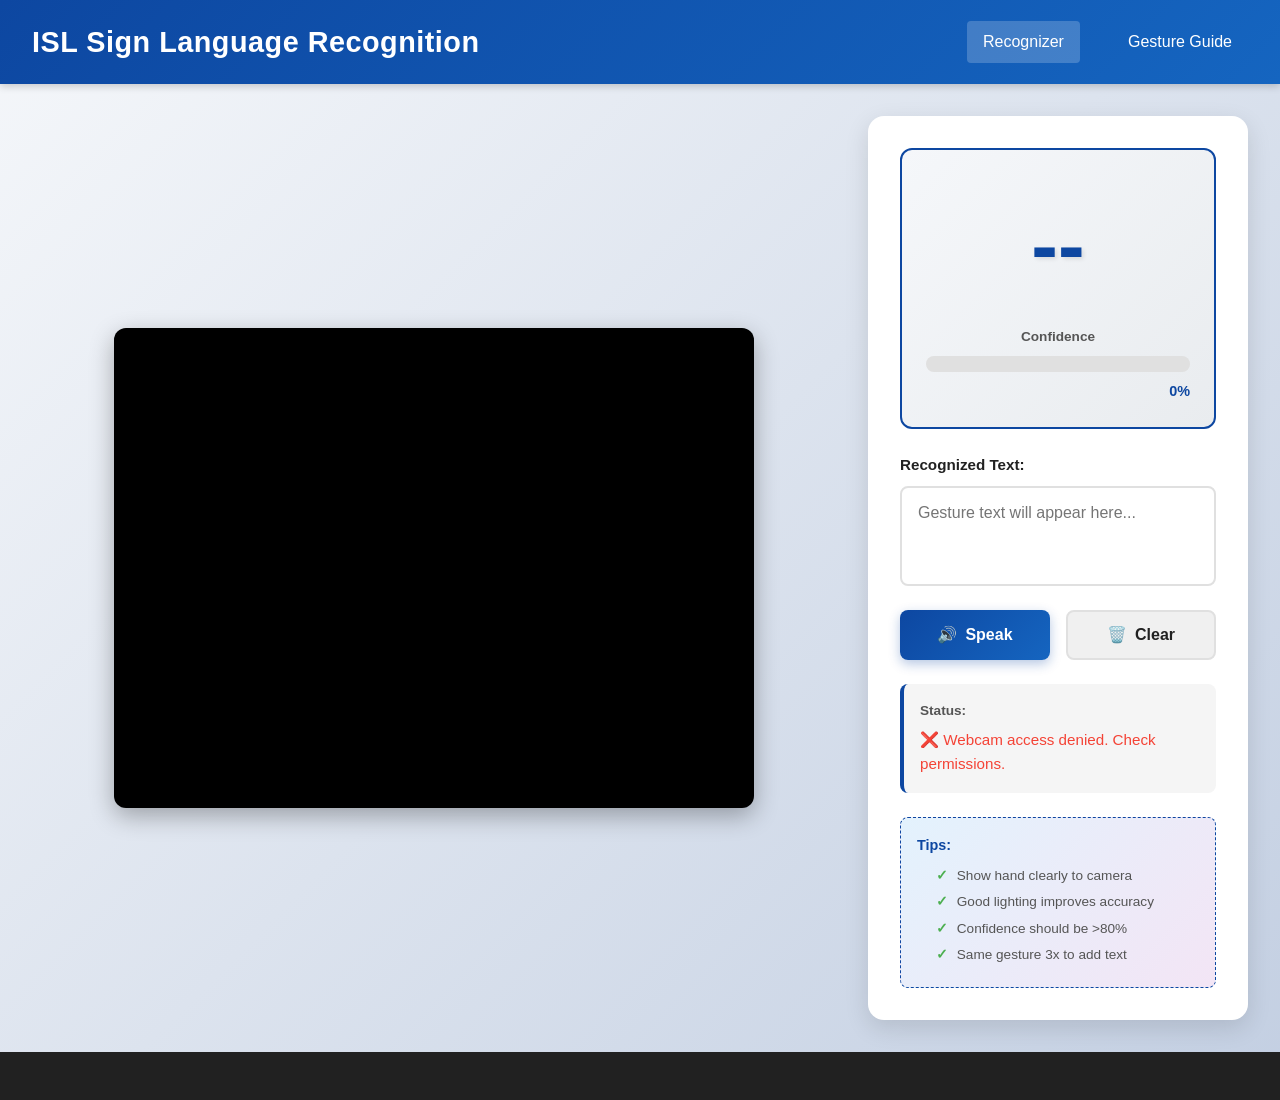
<file: index.html>
<!DOCTYPE html>
<html lang="en">
<head>
    <meta charset="UTF-8">
    <meta name="viewport" content="width=device-width, initial-scale=1.0">
    <title>ISL Sign Language Recognition</title>
    <link rel="stylesheet" href="style.css">
</head>
<body>
    <header>
        <div class="logo">
            <h1> ISL Sign Language Recognition</h1>
        </div>
        <nav>
            <a href="index.html" class="nav-link active">Recognizer</a>
            <a href="guide.html" class="nav-link">Gesture Guide</a>
        </nav>
    </header>

    <main>
        <!-- Left Column: Webcam -->
        <div class="webcam-container">
            <div class="video-wrapper">
                <video id="webcam" autoplay playsinline></video>
                <canvas id="canvas" style="display: none;"></canvas>
                <svg id="landmarks" class="landmarks-overlay"></svg>
            </div>
        </div>

        <!-- Right Column: Controls & Display -->
        <aside class="control-panel">
            <div class="prediction-display">
                <div class="prediction-label" id="prediction">--</div>
                <div class="confidence-container">
                    <div class="confidence-label">Confidence</div>
                    <div class="confidence-bar">
                        <div class="confidence-fill" id="confidenceFill" style="width: 0%"></div>
                    </div>
                    <div class="confidence-percentage" id="confidencePercent">0%</div>
                </div>
            </div>

            <div class="text-output-section">
                <label for="textOutput">Recognized Text:</label>
                <textarea id="textOutput" readonly placeholder="Gesture text will appear here..."></textarea>
            </div>

            <div class="button-group">
                <button id="speakBtn" class="btn btn-primary">
                    <span>🔊</span> Speak
                </button>
                <button id="clearBtn" class="btn btn-secondary">
                    <span>🗑️</span> Clear
                </button>
            </div>

            <div class="status-section">
                <div class="status-label">Status:</div>
                <div class="status-message" id="statusMessage">Initializing...</div>
            </div>

            <div class="info-box">
                <p><strong>Tips:</strong></p>
                <ul>
                    <li>Show hand clearly to camera</li>
                    <li>Good lighting improves accuracy</li>
                    <li>Confidence should be >80%</li>
                    <li>Same gesture 3x to add text</li>
                </ul>
            </div>
        </aside>
    </main>

    <footer>
        <p></p>
    </footer>

    <script src="app.js"></script>
</body>
</html>
</file>
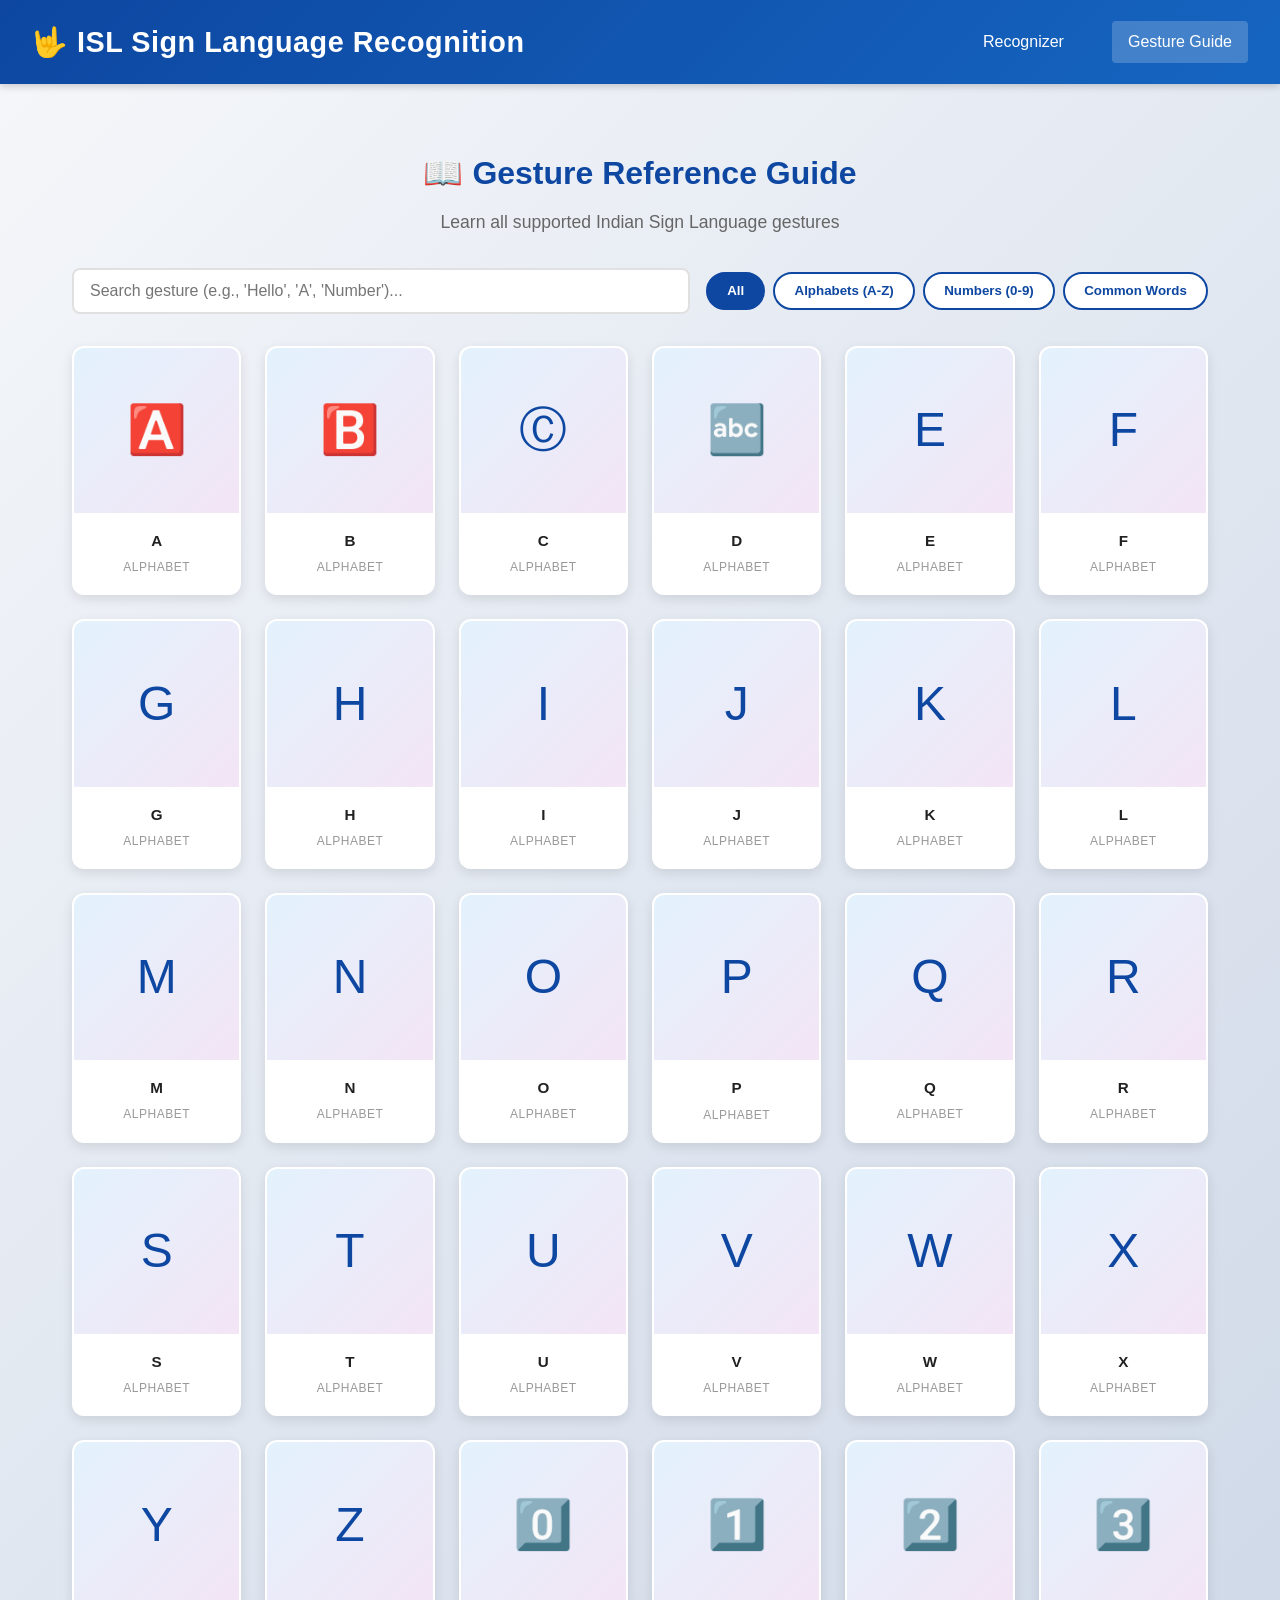
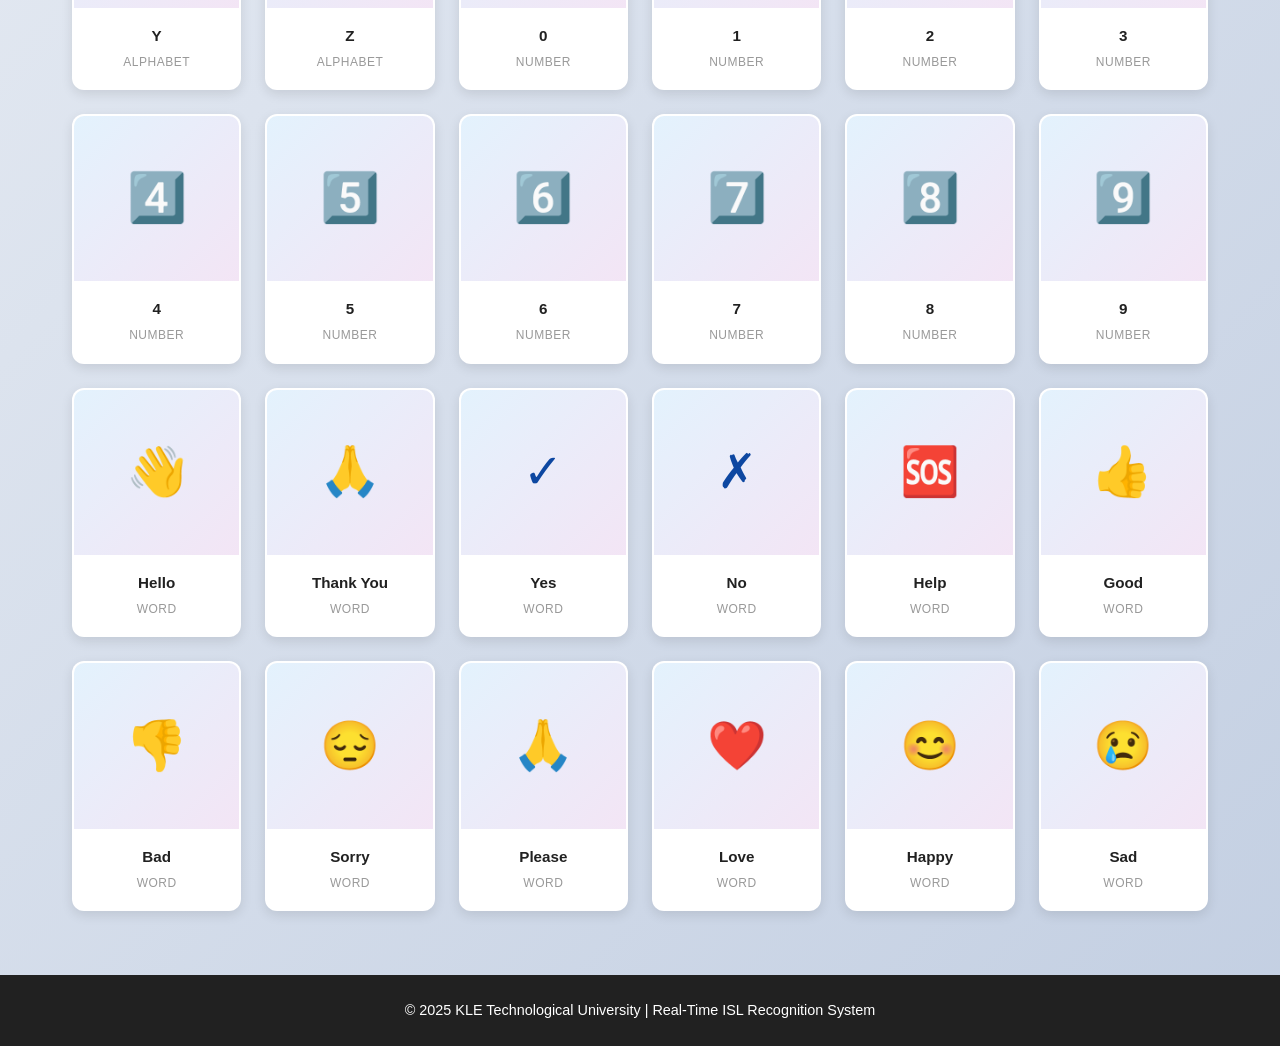
<file: guide.html>
<!DOCTYPE html>
<html lang="en">
<head>
    <meta charset="UTF-8">
    <meta name="viewport" content="width=device-width, initial-scale=1.0">
    <title>Gesture Guide - ISL Sign Language</title>
    <link rel="stylesheet" href="style.css">
    <style>
        /* Guide-specific styles */
        .guide-container {
            max-width: 1200px;
            margin: 2rem auto;
            padding: 0 2rem;
        }

        .guide-header {
            text-align: center;
            margin-bottom: 2rem;
        }

        .guide-header h2 {
            color: #0D47A1;
            font-size: 2rem;
            margin-bottom: 0.5rem;
        }

        .guide-header p {
            color: #666;
            font-size: 1.1rem;
        }

        /* Search and Filter Section */
        .search-filter-section {
            display: flex;
            gap: 1rem;
            margin-bottom: 2rem;
            flex-wrap: wrap;
            align-items: center;
        }

        .search-box {
            flex: 1;
            min-width: 250px;
        }

        .search-box input {
            width: 100%;
            padding: 0.75rem 1rem;
            font-size: 1rem;
            border: 2px solid #e0e0e0;
            border-radius: 8px;
            transition: border-color 0.3s ease;
        }

        .search-box input:focus {
            outline: none;
            border-color: #0D47A1;
            box-shadow: 0 0 8px rgba(13, 71, 161, 0.2);
        }

        .filter-buttons {
            display: flex;
            gap: 0.5rem;
            flex-wrap: wrap;
        }

        .filter-btn {
            padding: 0.6rem 1.2rem;
            border: 2px solid #0D47A1;
            background: white;
            color: #0D47A1;
            border-radius: 20px;
            cursor: pointer;
            font-weight: 600;
            transition: all 0.3s ease;
        }

        .filter-btn:hover,
        .filter-btn.active {
            background: #0D47A1;
            color: white;
        }

        /* Gesture Grid */
        .gesture-grid {
            display: grid;
            grid-template-columns: repeat(auto-fill, minmax(150px, 1fr));
            gap: 1.5rem;
            margin-top: 2rem;
        }

        .gesture-card {
            background: white;
            border-radius: 12px;
            overflow: hidden;
            box-shadow: 0 4px 12px rgba(0, 0, 0, 0.1);
            transition: all 0.3s ease;
            cursor: pointer;
            border: 2px solid transparent;
        }

        .gesture-card:hover {
            transform: translateY(-8px);
            box-shadow: 0 8px 20px rgba(0, 0, 0, 0.15);
            border-color: #0D47A1;
        }

        .gesture-image {
            width: 100%;
            aspect-ratio: 1;
            background: linear-gradient(135deg, #e3f2fd 0%, #f3e5f5 100%);
            display: flex;
            align-items: center;
            justify-content: center;
            font-size: 3rem;
            color: #0D47A1;
        }

        .gesture-info {
            padding: 1rem;
            text-align: center;
        }

        .gesture-name {
            font-weight: 700;
            color: #212121;
            margin-bottom: 0.3rem;
            font-size: 0.95rem;
        }

        .gesture-category {
            font-size: 0.75rem;
            color: #999;
            text-transform: uppercase;
            letter-spacing: 0.5px;
        }

        /* No results message */
        .no-results {
            text-align: center;
            padding: 3rem 1rem;
            color: #999;
            font-size: 1.1rem;
        }

        .no-results-icon {
            font-size: 3rem;
            margin-bottom: 1rem;
        }

        /* Responsive */
        @media (max-width: 768px) {
            .gesture-grid {
                grid-template-columns: repeat(auto-fill, minmax(120px, 1fr));
                gap: 1rem;
            }

            .search-filter-section {
                flex-direction: column;
                align-items: stretch;
            }

            .search-box {
                min-width: 100%;
            }

            .filter-buttons {
                justify-content: center;
            }

            .gesture-image {
                font-size: 2.5rem;
            }

            main {
                display: block;
            }
        }
    </style>
</head>
<body>
    <header>
        <div class="logo">
            <h1>🤟 ISL Sign Language Recognition</h1>
        </div>
        <nav>
            <a href="index.html" class="nav-link">Recognizer</a>
            <a href="guide.html" class="nav-link active">Gesture Guide</a>
        </nav>
    </header>

    <main style="display: block; flex: 1;">
        <div class="guide-container">
            <div class="guide-header">
                <h2>📖 Gesture Reference Guide</h2>
                <p>Learn all supported Indian Sign Language gestures</p>
            </div>

            <div class="search-filter-section">
                <div class="search-box">
                    <input 
                        type="text" 
                        id="searchInput" 
                        placeholder="Search gesture (e.g., 'Hello', 'A', 'Number')..."
                    >
                </div>
                <div class="filter-buttons">
                    <button class="filter-btn active" data-filter="all">All</button>
                    <button class="filter-btn" data-filter="alphabet">Alphabets (A-Z)</button>
                    <button class="filter-btn" data-filter="number">Numbers (0-9)</button>
                    <button class="filter-btn" data-filter="word">Common Words</button>
                </div>
            </div>

            <div id="gestureGrid" class="gesture-grid"></div>
            <div id="noResults" class="no-results" style="display: none;">
                <div class="no-results-icon">🔍</div>
                <p>No gestures found matching your search.</p>
            </div>
        </div>
    </main>

    <footer>
        <p>© 2025 KLE Technological University | Real-Time ISL Recognition System</p>
    </footer>

    <script>
        // Gesture Database
        const gestures = [
            // Alphabets
            { name: 'A', category: 'alphabet', emoji: '🅰️' },
            { name: 'B', category: 'alphabet', emoji: '🅱️' },
            { name: 'C', category: 'alphabet', emoji: 'Ⓒ' },
            { name: 'D', category: 'alphabet', emoji: '🔤' },
            { name: 'E', category: 'alphabet', emoji: 'E' },
            { name: 'F', category: 'alphabet', emoji: 'F' },
            { name: 'G', category: 'alphabet', emoji: 'G' },
            { name: 'H', category: 'alphabet', emoji: 'H' },
            { name: 'I', category: 'alphabet', emoji: 'I' },
            { name: 'J', category: 'alphabet', emoji: 'J' },
            { name: 'K', category: 'alphabet', emoji: 'K' },
            { name: 'L', category: 'alphabet', emoji: 'L' },
            { name: 'M', category: 'alphabet', emoji: 'M' },
            { name: 'N', category: 'alphabet', emoji: 'N' },
            { name: 'O', category: 'alphabet', emoji: 'O' },
            { name: 'P', category: 'alphabet', emoji: 'P' },
            { name: 'Q', category: 'alphabet', emoji: 'Q' },
            { name: 'R', category: 'alphabet', emoji: 'R' },
            { name: 'S', category: 'alphabet', emoji: 'S' },
            { name: 'T', category: 'alphabet', emoji: 'T' },
            { name: 'U', category: 'alphabet', emoji: 'U' },
            { name: 'V', category: 'alphabet', emoji: 'V' },
            { name: 'W', category: 'alphabet', emoji: 'W' },
            { name: 'X', category: 'alphabet', emoji: 'X' },
            { name: 'Y', category: 'alphabet', emoji: 'Y' },
            { name: 'Z', category: 'alphabet', emoji: 'Z' },

            // Numbers
            { name: '0', category: 'number', emoji: '0️⃣' },
            { name: '1', category: 'number', emoji: '1️⃣' },
            { name: '2', category: 'number', emoji: '2️⃣' },
            { name: '3', category: 'number', emoji: '3️⃣' },
            { name: '4', category: 'number', emoji: '4️⃣' },
            { name: '5', category: 'number', emoji: '5️⃣' },
            { name: '6', category: 'number', emoji: '6️⃣' },
            { name: '7', category: 'number', emoji: '7️⃣' },
            { name: '8', category: 'number', emoji: '8️⃣' },
            { name: '9', category: 'number', emoji: '9️⃣' },

            // Common Words
            { name: 'Hello', category: 'word', emoji: '👋' },
            { name: 'Thank You', category: 'word', emoji: '🙏' },
            { name: 'Yes', category: 'word', emoji: '✓' },
            { name: 'No', category: 'word', emoji: '✗' },
            { name: 'Help', category: 'word', emoji: '🆘' },
            { name: 'Good', category: 'word', emoji: '👍' },
            { name: 'Bad', category: 'word', emoji: '👎' },
            { name: 'Sorry', category: 'word', emoji: '😔' },
            { name: 'Please', category: 'word', emoji: '🙏' },
            { name: 'Love', category: 'word', emoji: '❤️' },
            { name: 'Happy', category: 'word', emoji: '😊' },
            { name: 'Sad', category: 'word', emoji: '😢' },
        ];

        const elements = {
            searchInput: document.getElementById('searchInput'),
            filterButtons: document.querySelectorAll('.filter-btn'),
            gestureGrid: document.getElementById('gestureGrid'),
            noResults: document.getElementById('noResults')
        };

        let currentFilter = 'all';

        // Initialize
        function init() {
            renderGestures(gestures);
            setupEventListeners();
        }

        function setupEventListeners() {
            elements.searchInput.addEventListener('input', handleSearch);
            elements.filterButtons.forEach(btn => {
                btn.addEventListener('click', handleFilter);
            });
        }

        function handleSearch(e) {
            const query = e.target.value.toLowerCase();
            const filtered = gestures.filter(g => {
                const matchesSearch = g.name.toLowerCase().includes(query);
                const matchesFilter = currentFilter === 'all' || g.category === currentFilter;
                return matchesSearch && matchesFilter;
            });
            renderGestures(filtered);
        }

        function handleFilter(e) {
            currentFilter = e.target.dataset.filter;
            
            // Update button states
            elements.filterButtons.forEach(btn => {
                btn.classList.remove('active');
            });
            e.target.classList.add('active');

            // Re-render with search query
            const query = elements.searchInput.value.toLowerCase();
            const filtered = gestures.filter(g => {
                const matchesSearch = query === '' || g.name.toLowerCase().includes(query);
                const matchesFilter = currentFilter === 'all' || g.category === currentFilter;
                return matchesSearch && matchesFilter;
            });
            renderGestures(filtered);
        }

        function renderGestures(list) {
            if (list.length === 0) {
                elements.gestureGrid.innerHTML = '';
                elements.noResults.style.display = 'block';
                return;
            }

            elements.noResults.style.display = 'none';
            elements.gestureGrid.innerHTML = list.map(gesture => `
                <div class="gesture-card" title="${gesture.name}">
                    <div class="gesture-image">${gesture.emoji}</div>
                    <div class="gesture-info">
                        <div class="gesture-name">${gesture.name}</div>
                        <div class="gesture-category">${gesture.category}</div>
                    </div>
                </div>
            `).join('');

            // Add click animation
            document.querySelectorAll('.gesture-card').forEach(card => {
                card.addEventListener('click', function() {
                    this.style.animation = 'none';
                    setTimeout(() => {
                        this.style.animation = '';
                    }, 10);
                });
            });
        }

        // Initialize on load
        window.addEventListener('DOMContentLoaded', init);
    </script>
</body>
</html>
</file>
<file: style.css>
/* ==========================================
   ISL SIGN LANGUAGE RECOGNITION - STYLESHEET
   ========================================== */

/* Reset & Base Styles */
* {
    margin: 0;
    padding: 0;
    box-sizing: border-box;
}

body {
    font-family: 'Segoe UI', Tahoma, Geneva, Verdana, sans-serif;
    background: linear-gradient(135deg, #f5f7fa 0%, #c3cfe2 100%);
    color: #212121;
    line-height: 1.6;
    min-height: 100vh;
    display: flex;
    flex-direction: column;
}

/* Header */
header {
    background: linear-gradient(135deg, #0D47A1 0%, #1565C0 100%);
    color: white;
    padding: 1.2rem 2rem;
    box-shadow: 0 2px 8px rgba(0, 0, 0, 0.2);
    display: flex;
    justify-content: space-between;
    align-items: center;
}

header h1 {
    font-size: 1.8rem;
    font-weight: 600;
    letter-spacing: 0.5px;
}

nav {
    display: flex;
    gap: 2rem;
}

.nav-link {
    color: white;
    text-decoration: none;
    font-size: 1rem;
    padding: 0.5rem 1rem;
    border-radius: 4px;
    transition: background 0.3s ease;
}

.nav-link:hover,
.nav-link.active {
    background: rgba(255, 255, 255, 0.2);
}

/* Main Layout */
main {
    display: flex;
    gap: 2rem;
    padding: 2rem;
    max-width: 1400px;
    margin: 0 auto;
    flex: 1;
    width: 100%;
}

/* Webcam Container */
.webcam-container {
    flex: 1;
    display: flex;
    justify-content: center;
    align-items: center;
}

.video-wrapper {
    position: relative;
    width: 100%;
    max-width: 640px;
    aspect-ratio: 4 / 3;
    background: #000;
    border-radius: 12px;
    overflow: hidden;
    box-shadow: 0 8px 24px rgba(0, 0, 0, 0.3);
}

#webcam {
    width: 100%;
    height: 100%;
    object-fit: cover;
    display: block;
    transform: scaleX(-1);
}

.landmarks-overlay {
    position: absolute;
    top: 0;
    left: 0;
    width: 100%;
    height: 100%;
}

/* Control Panel */
.control-panel {
    flex: 0 0 380px;
    background: white;
    border-radius: 16px;
    padding: 2rem;
    box-shadow: 0 8px 24px rgba(0, 0, 0, 0.12);
    display: flex;
    flex-direction: column;
    gap: 1.5rem;
}

/* Prediction Display */
.prediction-display {
    text-align: center;
    padding: 1.5rem;
    background: linear-gradient(135deg, #f5f7fa 0%, #e9ecef 100%);
    border-radius: 12px;
    border: 2px solid #0D47A1;
}

.prediction-label {
    font-size: 5rem;
    font-weight: 900;
    color: #0D47A1;
    text-shadow: 2px 2px 4px rgba(0, 0, 0, 0.1);
    margin: 0.5rem 0;
    min-height: 100px;
    display: flex;
    align-items: center;
    justify-content: center;
}

/* Confidence Bar */
.confidence-container {
    margin-top: 1rem;
}

.confidence-label {
    font-size: 0.85rem;
    font-weight: 600;
    color: #555;
    margin-bottom: 0.5rem;
}

.confidence-bar {
    width: 100%;
    height: 16px;
    background: #e0e0e0;
    border-radius: 8px;
    overflow: hidden;
    margin-bottom: 0.5rem;
}

.confidence-fill {
    height: 100%;
    background: linear-gradient(90deg, #66BB6A 0%, #4CAF50 100%);
    border-radius: 8px;
    transition: width 0.3s ease;
}

.confidence-percentage {
    font-size: 0.9rem;
    font-weight: 700;
    color: #0D47A1;
    text-align: right;
}

/* Text Output Section */
.text-output-section {
    display: flex;
    flex-direction: column;
    gap: 0.5rem;
}

.text-output-section label {
    font-weight: 600;
    color: #212121;
    font-size: 0.95rem;
}

#textOutput {
    width: 100%;
    height: 100px;
    padding: 1rem;
    border: 2px solid #e0e0e0;
    border-radius: 8px;
    font-size: 1rem;
    font-family: 'Segoe UI', Tahoma, Geneva, Verdana, sans-serif;
    resize: none;
    transition: border-color 0.3s ease;
}

#textOutput:hover {
    border-color: #0D47A1;
}

#textOutput:focus {
    outline: none;
    border-color: #0D47A1;
    box-shadow: 0 0 8px rgba(13, 71, 161, 0.2);
}

/* Button Group */
.button-group {
    display: grid;
    grid-template-columns: 1fr 1fr;
    gap: 1rem;
}

.btn {
    padding: 0.85rem 1rem;
    font-size: 1rem;
    font-weight: 600;
    border: none;
    border-radius: 8px;
    cursor: pointer;
    transition: all 0.3s ease;
    display: flex;
    align-items: center;
    justify-content: center;
    gap: 0.5rem;
}

.btn-primary {
    background: linear-gradient(135deg, #0D47A1 0%, #1565C0 100%);
    color: white;
    box-shadow: 0 4px 12px rgba(13, 71, 161, 0.3);
}

.btn-primary:hover {
    transform: translateY(-2px);
    box-shadow: 0 6px 16px rgba(13, 71, 161, 0.4);
}

.btn-primary:active {
    transform: translateY(0);
}

.btn-secondary {
    background: #f0f0f0;
    color: #212121;
    border: 2px solid #e0e0e0;
}

.btn-secondary:hover {
    background: #e8e8e8;
    border-color: #0D47A1;
}

.btn:disabled {
    opacity: 0.5;
    cursor: not-allowed;
}

/* Status Section */
.status-section {
    background: #f5f5f5;
    padding: 1rem;
    border-radius: 8px;
    border-left: 4px solid #0D47A1;
}

.status-label {
    font-weight: 600;
    color: #555;
    font-size: 0.85rem;
    margin-bottom: 0.4rem;
}

.status-message {
    font-size: 0.95rem;
    color: #0D47A1;
    font-weight: 500;
}

.status-message.success {
    color: #4CAF50;
}

.status-message.error {
    color: #f44336;
}

.status-message.warning {
    color: #FF9800;
}

/* Info Box */
.info-box {
    background: linear-gradient(135deg, #e3f2fd 0%, #f3e5f5 100%);
    padding: 1rem;
    border-radius: 8px;
    border: 1px dashed #0D47A1;
}

.info-box p {
    font-weight: 600;
    color: #0D47A1;
    margin-bottom: 0.5rem;
    font-size: 0.9rem;
}

.info-box ul {
    list-style: none;
    padding-left: 1.2rem;
}

.info-box li {
    font-size: 0.85rem;
    color: #555;
    margin: 0.3rem 0;
}

.info-box li:before {
    content: "✓ ";
    color: #4CAF50;
    font-weight: bold;
    margin-right: 0.3rem;
}

/* Footer */
footer {
    background: #212121;
    color: white;
    text-align: center;
    padding: 1.5rem;
    margin-top: auto;
    font-size: 0.9rem;
}

/* Responsive Design */
@media (max-width: 1024px) {
    main {
        flex-direction: column;
        gap: 1.5rem;
    }

    .control-panel {
        flex: 0 0 auto;
        max-width: 100%;
    }

    .webcam-container {
        max-width: 100%;
    }

    .video-wrapper {
        max-width: 100%;
    }
}

@media (max-width: 768px) {
    header {
        flex-direction: column;
        gap: 1rem;
        text-align: center;
    }

    header h1 {
        font-size: 1.4rem;
    }

    nav {
        gap: 1rem;
    }

    main {
        padding: 1rem;
        gap: 1rem;
    }

    .control-panel {
        padding: 1rem;
    }

    .prediction-label {
        font-size: 3.5rem;
    }

    .button-group {
        grid-template-columns: 1fr;
    }

    .video-wrapper {
        max-width: 100%;
        aspect-ratio: 16 / 9;
    }
}

/* Loading Animation */
@keyframes spin {
    0% { transform: rotate(0deg); }
    100% { transform: rotate(360deg); }
}

.loading {
    display: inline-block;
    animation: spin 1s linear infinite;
}

/* Pulse Animation */
@keyframes pulse {
    0%, 100% { opacity: 1; }
    50% { opacity: 0.7; }
}

.pulse {
    animation: pulse 1.5s ease-in-out infinite;
}
</file>
